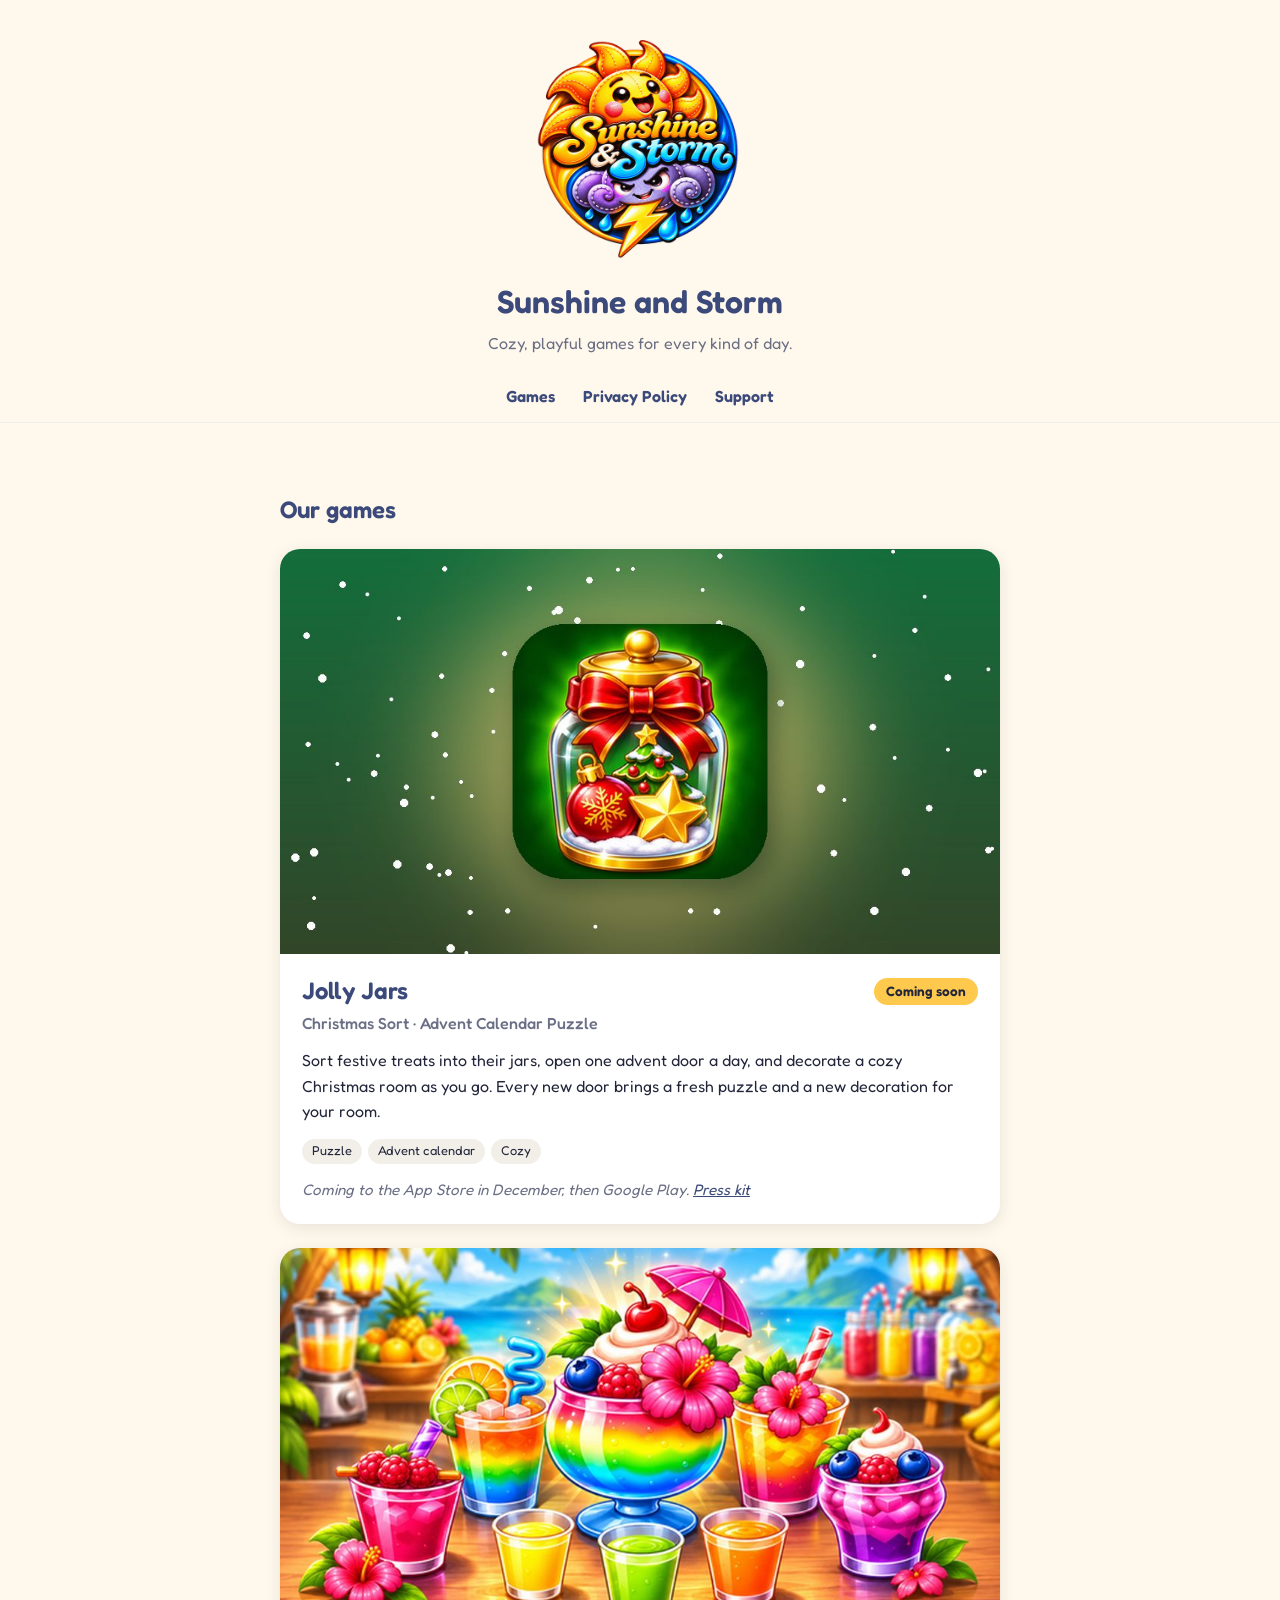
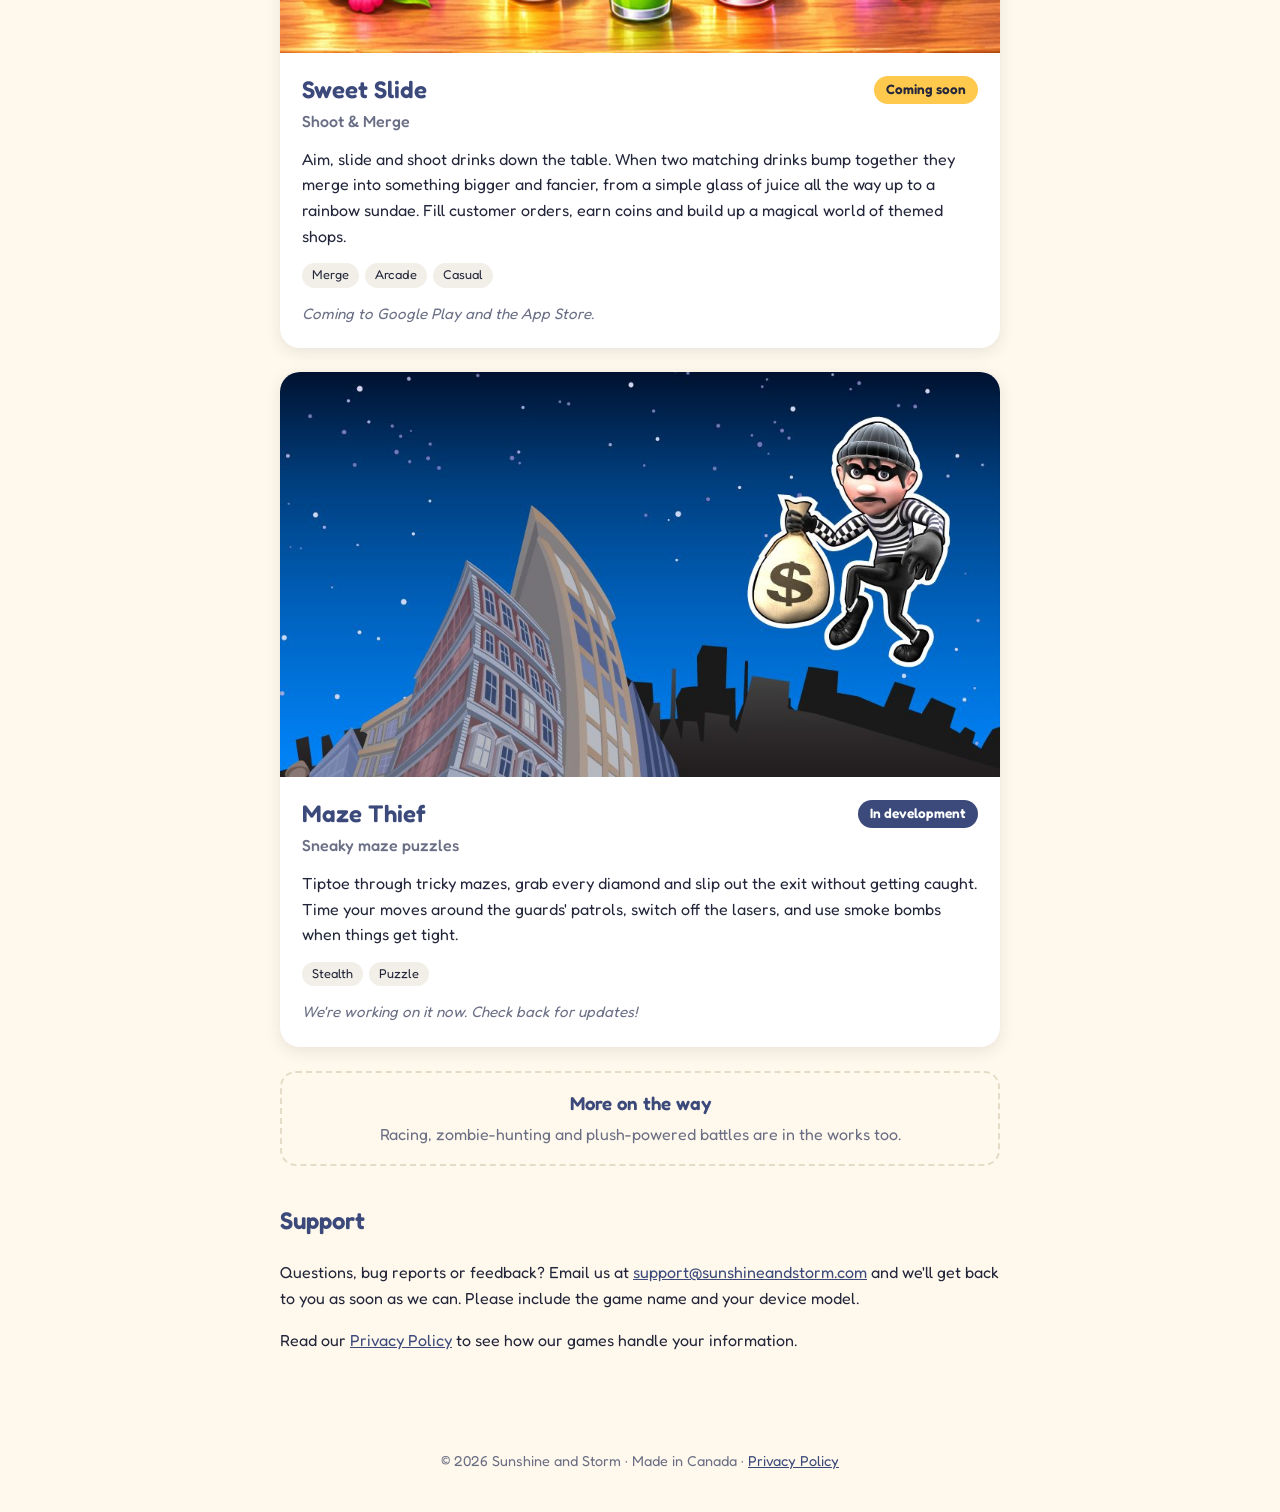
<file: index.html>
<!DOCTYPE html>
<html lang="en">
<head>
<meta charset="utf-8">
<meta name="viewport" content="width=device-width, initial-scale=1">
<title>Sunshine and Storm – Cozy, playful mobile games</title>
<meta name="description" content="Sunshine and Storm makes cozy, playful mobile games: Jolly Jars, a Christmas sort puzzle with an advent calendar, Sweet Slide, a shoot-and-merge drinks game, and Maze Thief, a sneaky maze puzzle.">
<link rel="icon" href="symbol.png">
<link rel="apple-touch-icon" href="apple-touch-icon.png">
<link rel="preload" href="fonts/Fredoka.ttf" as="font" type="font/ttf" crossorigin>
<link rel="stylesheet" href="style.css">
</head>
<body>
<header>
  <img class="logo" src="logo.png" alt="Sunshine and Storm logo">
  <h1>Sunshine and Storm</h1>
  <p>Cozy, playful games for every kind of day.</p>
</header>
<nav>
  <a href="#games">Games</a>
  <a href="privacy.html">Privacy Policy</a>
  <a href="#support">Support</a>
</nav>
<main>
  <h2 id="games">Our games</h2>
  <div class="games">

    <article class="game-card">
      <img class="banner" src="img/jolly-jars.jpg" alt="Jolly Jars app icon: a festive glass jar with a red bow, a Christmas tree, a bauble and a gold star" width="960" height="540">
      <div class="card-body">
        <div class="card-head">
          <h3>Jolly Jars</h3>
          <span class="status soon">Coming soon</span>
        </div>
        <p class="tagline">Christmas Sort &middot; Advent Calendar Puzzle</p>
        <p>Sort festive treats into their jars, open one advent door a day, and decorate a cozy Christmas room as you go. Every new door brings a fresh puzzle and a new decoration for your room.</p>
        <span class="tag">Puzzle</span><span class="tag">Advent calendar</span><span class="tag">Cozy</span>
        <p class="where">Coming to the App Store in December, then Google Play. <a href="press/jolly-jars/">Press kit</a></p>
      </div>
    </article>

    <article class="game-card">
      <img class="banner" src="img/sweet-slide.jpg" alt="Sweet Slide: colourful juices, smoothies and a rainbow sundae on a wooden table at a beach juice bar" width="960" height="540">
      <div class="card-body">
        <div class="card-head">
          <h3>Sweet Slide</h3>
          <span class="status soon">Coming soon</span>
        </div>
        <p class="tagline">Shoot &amp; Merge</p>
        <p>Aim, slide and shoot drinks down the table. When two matching drinks bump together they merge into something bigger and fancier, from a simple glass of juice all the way up to a rainbow sundae. Fill customer orders, earn coins and build up a magical world of themed shops.</p>
        <span class="tag">Merge</span><span class="tag">Arcade</span><span class="tag">Casual</span>
        <p class="where">Coming to Google Play and the App Store.</p>
      </div>
    </article>

    <article class="game-card">
      <img class="banner" src="img/maze-thief.jpg" alt="Maze Thief: a cartoon thief with a money bag sneaking across a city skyline at night" width="960" height="540">
      <div class="card-body">
        <div class="card-head">
          <h3>Maze Thief</h3>
          <span class="status dev">In development</span>
        </div>
        <p class="tagline">Sneaky maze puzzles</p>
        <p>Tiptoe through tricky mazes, grab every diamond and slip out the exit without getting caught. Time your moves around the guards' patrols, switch off the lasers, and use smoke bombs when things get tight.</p>
        <span class="tag">Stealth</span><span class="tag">Puzzle</span>
        <p class="where">We're working on it now. Check back for updates!</p>
      </div>
    </article>

  </div>

  <div class="more">
    <h3>More on the way</h3>
    <p>Racing, zombie-hunting and plush-powered battles are in the works too.</p>
  </div>

  <h2 id="support">Support</h2>
  <p>Questions, bug reports or feedback? Email us at
    <a href="mailto:support@sunshineandstorm.com">support@sunshineandstorm.com</a>
    and we'll get back to you as soon as we can. Please include the game name and your device model.</p>
  <p>Read our <a href="privacy.html">Privacy Policy</a> to see how our games handle your information.</p>
</main>
<footer>
  &copy; 2026 Sunshine and Storm &middot; Made in Canada &middot; <a href="privacy.html">Privacy Policy</a>
</footer>
</body>
</html>
</file>
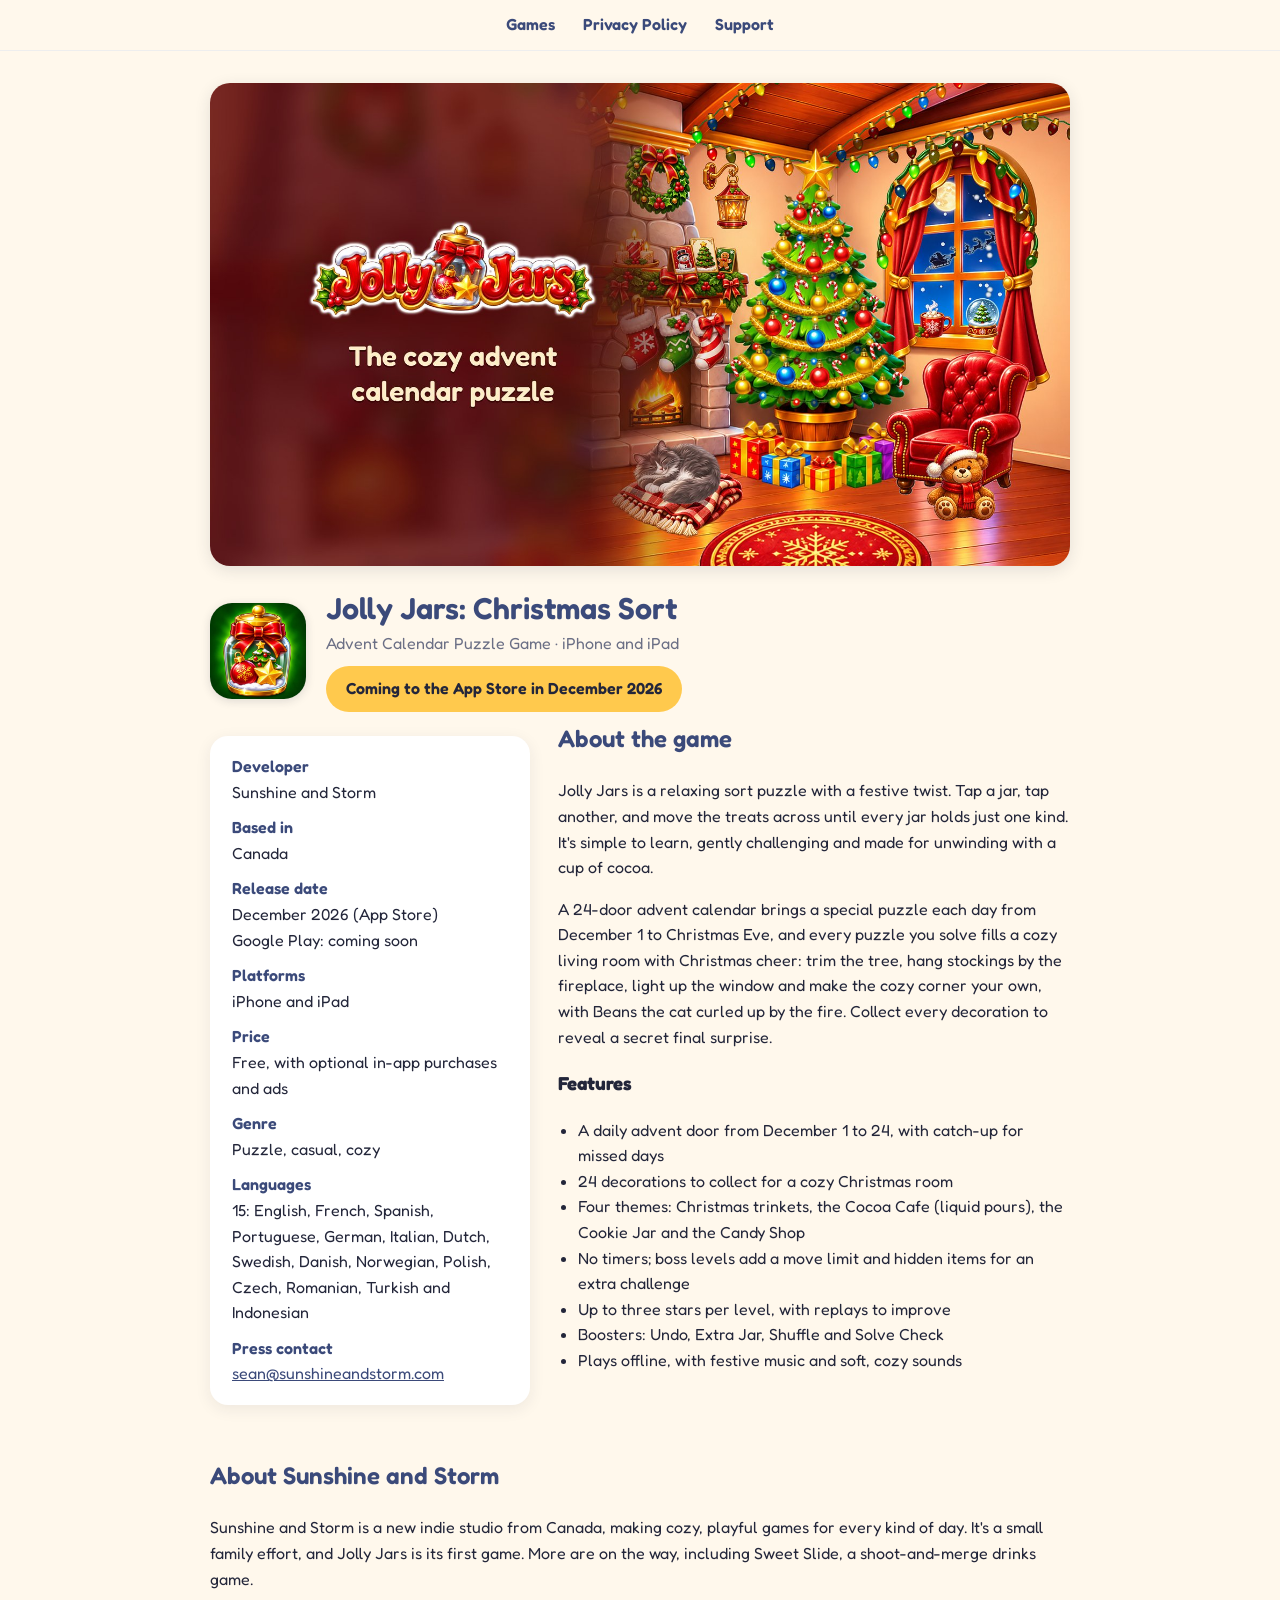
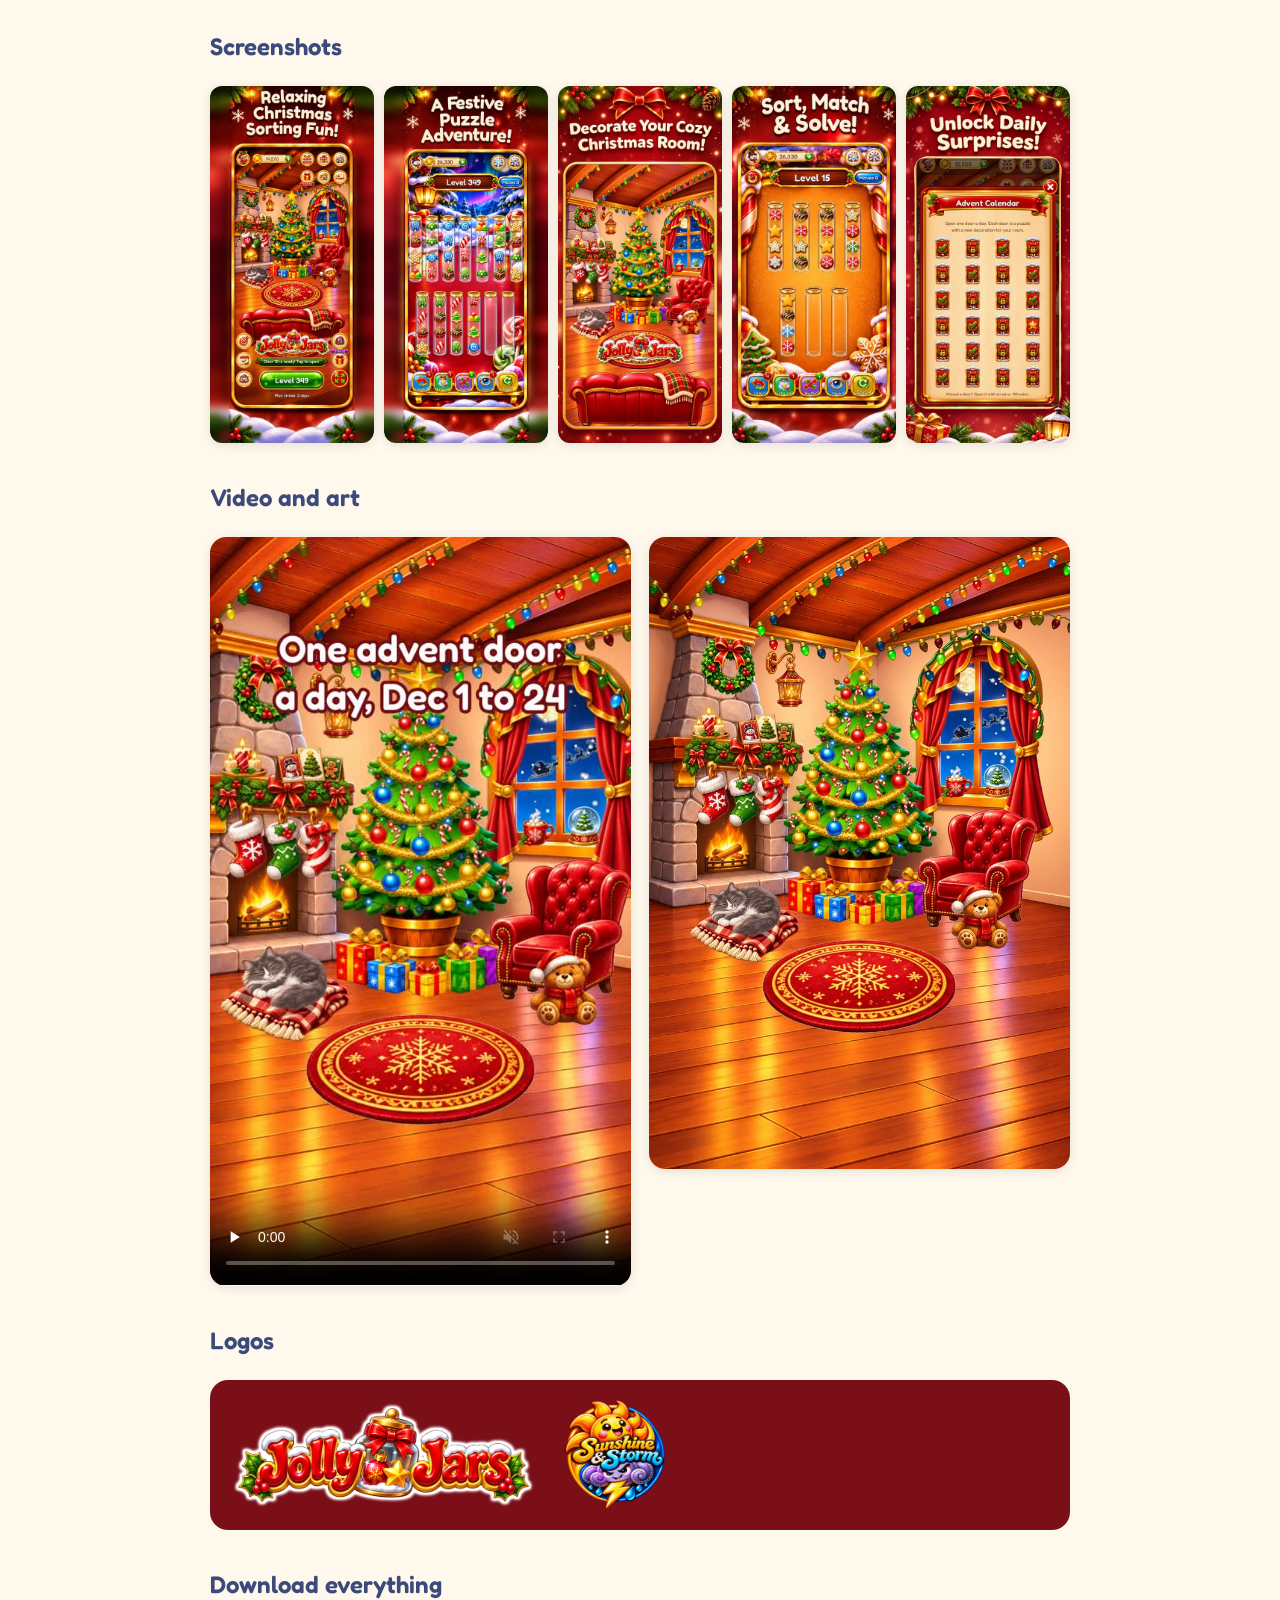
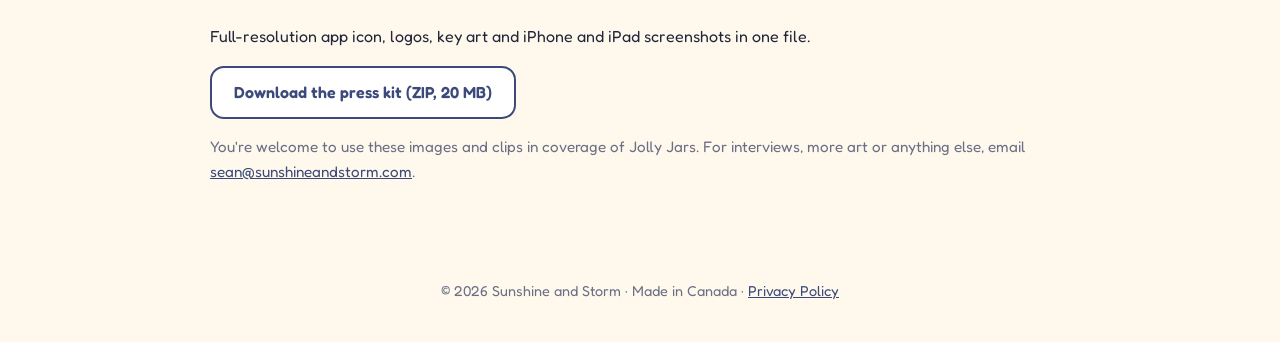
<file: press/jolly-jars/index.html>
<!DOCTYPE html>
<html lang="en">
<head>
<meta charset="utf-8">
<meta name="viewport" content="width=device-width, initial-scale=1">
<title>Jolly Jars press kit – Sunshine and Storm</title>
<meta name="description" content="Press kit for Jolly Jars: Christmas Sort, a cozy advent-calendar sort puzzle for iPhone and iPad from Sunshine and Storm. Fact sheet, description, screenshots, key art and logos.">
<meta property="og:title" content="Jolly Jars: Christmas Sort – press kit">
<meta property="og:description" content="A cozy advent-calendar sort puzzle for iPhone and iPad. Open one door a day from December 1 to 24 and decorate a Christmas room as you play.">
<meta property="og:image" content="https://sunshineandstorm.com/press/jolly-jars/img/key_art.jpg">
<link rel="icon" href="../../symbol.png">
<link rel="apple-touch-icon" href="../../apple-touch-icon.png">
<link rel="stylesheet" href="../../style.css">
<style>
  main { max-width: 900px; }
  .hero { display: block; width: 100%; height: auto; border-radius: 20px; box-shadow: 0 4px 16px rgba(35,38,58,.12); }
  .intro { display: flex; gap: 20px; align-items: center; margin: 24px 0 8px; }
  .intro img { width: 96px; height: 96px; border-radius: 22px; box-shadow: 0 2px 10px rgba(35,38,58,.15); }
  .intro h1 { margin: 0; color: var(--storm); font-size: 1.9rem; font-weight: 600; line-height: 1.2; }
  .intro p { margin: 4px 0 0; color: var(--soft); }
  .get { display: inline-block; margin-top: 10px; padding: 10px 20px; border-radius: 999px; background: var(--storm); color: #fff; font-weight: 600; text-decoration: none; }
  .get.soon { background: var(--sun); color: var(--ink); }
  .cols { display: grid; grid-template-columns: 1fr 1.6fr; gap: 28px; align-items: start; }
  .facts { background: #fff; border-radius: 18px; padding: 18px 22px; box-shadow: 0 4px 16px rgba(35,38,58,.08); }
  .facts dt { font-weight: 600; color: var(--storm); margin-top: 10px; }
  .facts dt:first-child { margin-top: 0; }
  .facts dd { margin: 0; }
  .shots { display: grid; grid-template-columns: repeat(5, 1fr); gap: 10px; }
  .shots img { width: 100%; height: auto; border-radius: 12px; box-shadow: 0 2px 10px rgba(35,38,58,.12); }
  .media { display: grid; grid-template-columns: 1fr 1fr; gap: 18px; align-items: start; }
  .media video, .media img { width: 100%; height: auto; border-radius: 16px; box-shadow: 0 2px 10px rgba(35,38,58,.12); }
  .download { display: inline-block; padding: 12px 22px; border-radius: 14px; background: #fff; border: 2px solid var(--storm); font-weight: 600; text-decoration: none; }
  .logo-row { display: flex; gap: 24px; align-items: center; flex-wrap: wrap; background: #7a0f18; border-radius: 18px; padding: 20px; }
  .logo-row img { height: 110px; width: auto; }
  ul.features { padding-left: 20px; }
  @media (max-width: 720px) {
    .cols, .media { grid-template-columns: 1fr; }
    .shots { grid-template-columns: repeat(3, 1fr); }
  }
</style>
</head>
<body>
<nav>
  <a href="../../index.html#games">Games</a>
  <a href="../../privacy.html">Privacy Policy</a>
  <a href="../../index.html#support">Support</a>
</nav>
<main>
  <img class="hero" src="img/key_art.jpg" alt="Jolly Jars key art: the Jolly Jars logo beside a fully decorated cozy Christmas living room with a tree, fireplace and a cat asleep on a blanket" width="1600" height="900">

  <div class="intro">
    <img src="img/icon.jpg" alt="Jolly Jars app icon" width="96" height="96">
    <div>
      <h1>Jolly Jars: Christmas Sort</h1>
      <p>Advent Calendar Puzzle Game &middot; iPhone and iPad</p>
      <!-- Swap for the App Store link when the game is live:
           <a class="get" id="store-link" href="https://apps.apple.com/app/idXXXXXXXXX">Download on the App Store</a> -->
      <span class="get soon" id="store-link">Coming to the App Store in December 2026</span>
    </div>
  </div>

  <div class="cols">
    <dl class="facts">
      <dt>Developer</dt><dd>Sunshine and Storm</dd>
      <dt>Based in</dt><dd>Canada</dd>
      <dt>Release date</dt><dd>December 2026 (App Store)<br>Google Play: coming soon</dd>
      <dt>Platforms</dt><dd>iPhone and iPad</dd>
      <dt>Price</dt><dd>Free, with optional in-app purchases and ads</dd>
      <dt>Genre</dt><dd>Puzzle, casual, cozy</dd>
      <dt>Languages</dt><dd>15: English, French, Spanish, Portuguese, German, Italian, Dutch, Swedish, Danish, Norwegian, Polish, Czech, Romanian, Turkish and Indonesian</dd>
      <dt>Press contact</dt><dd><a href="mailto:sean@sunshineandstorm.com">sean@sunshineandstorm.com</a></dd>
    </dl>

    <div>
      <h2 style="margin-top:0">About the game</h2>
      <p>Jolly Jars is a relaxing sort puzzle with a festive twist. Tap a jar, tap another, and move the treats across until every jar holds just one kind. It's simple to learn, gently challenging and made for unwinding with a cup of cocoa.</p>
      <p>A 24-door advent calendar brings a special puzzle each day from December 1 to Christmas Eve, and every puzzle you solve fills a cozy living room with Christmas cheer: trim the tree, hang stockings by the fireplace, light up the window and make the cozy corner your own, with Beans the cat curled up by the fire. Collect every decoration to reveal a secret final surprise.</p>
      <h3>Features</h3>
      <ul class="features">
        <li>A daily advent door from December 1 to 24, with catch-up for missed days</li>
        <li>24 decorations to collect for a cozy Christmas room</li>
        <li>Four themes: Christmas trinkets, the Cocoa Cafe (liquid pours), the Cookie Jar and the Candy Shop</li>
        <li>No timers; boss levels add a move limit and hidden items for an extra challenge</li>
        <li>Up to three stars per level, with replays to improve</li>
        <li>Boosters: Undo, Extra Jar, Shuffle and Solve Check</li>
        <li>Plays offline, with festive music and soft, cozy sounds</li>
      </ul>
    </div>
  </div>

  <h2>About Sunshine and Storm</h2>
  <p>Sunshine and Storm is a new indie studio from Canada, making cozy, playful games for every kind of day. It's a small family effort, and Jolly Jars is its first game. More are on the way, including Sweet Slide, a shoot-and-merge drinks game.</p>

  <h2>Screenshots</h2>
  <div class="shots">
    <img src="img/iphone_01_relaxing.jpg" alt="Relaxing Christmas sorting fun" loading="lazy">
    <img src="img/iphone_02_festive_puzzle.jpg" alt="A festive sort puzzle level" loading="lazy">
    <img src="img/iphone_03_decorate.jpg" alt="Decorate your cozy Christmas room" loading="lazy">
    <img src="img/iphone_04_sort_match.jpg" alt="Sort and match festive treats" loading="lazy">
    <img src="img/iphone_05_daily_surprises.jpg" alt="Daily advent calendar surprises" loading="lazy">
  </div>

  <h2>Video and art</h2>
  <div class="media">
    <video src="img/room_clip.mp4" poster="img/room_clip_poster.jpg" controls muted playsinline preload="none"></video>
    <img src="img/room.jpg" alt="The fully decorated Jolly Jars Christmas room" loading="lazy">
  </div>

  <h2>Logos</h2>
  <div class="logo-row">
    <img src="img/logo.png" alt="Jolly Jars logo">
    <img src="../../logo.png" alt="Sunshine and Storm logo">
  </div>

  <h2>Download everything</h2>
  <p>Full-resolution app icon, logos, key art and iPhone and iPad screenshots in one file.</p>
  <p><a class="download" href="jolly-jars-press-kit.zip" download>Download the press kit (ZIP, 20 MB)</a></p>
  <p class="updated">You're welcome to use these images and clips in coverage of Jolly Jars. For interviews, more art or anything else, email <a href="mailto:sean@sunshineandstorm.com">sean@sunshineandstorm.com</a>.</p>
</main>
<footer>
  &copy; 2026 Sunshine and Storm &middot; Made in Canada &middot; <a href="../../privacy.html">Privacy Policy</a>
</footer>
</body>
</html>
</file>
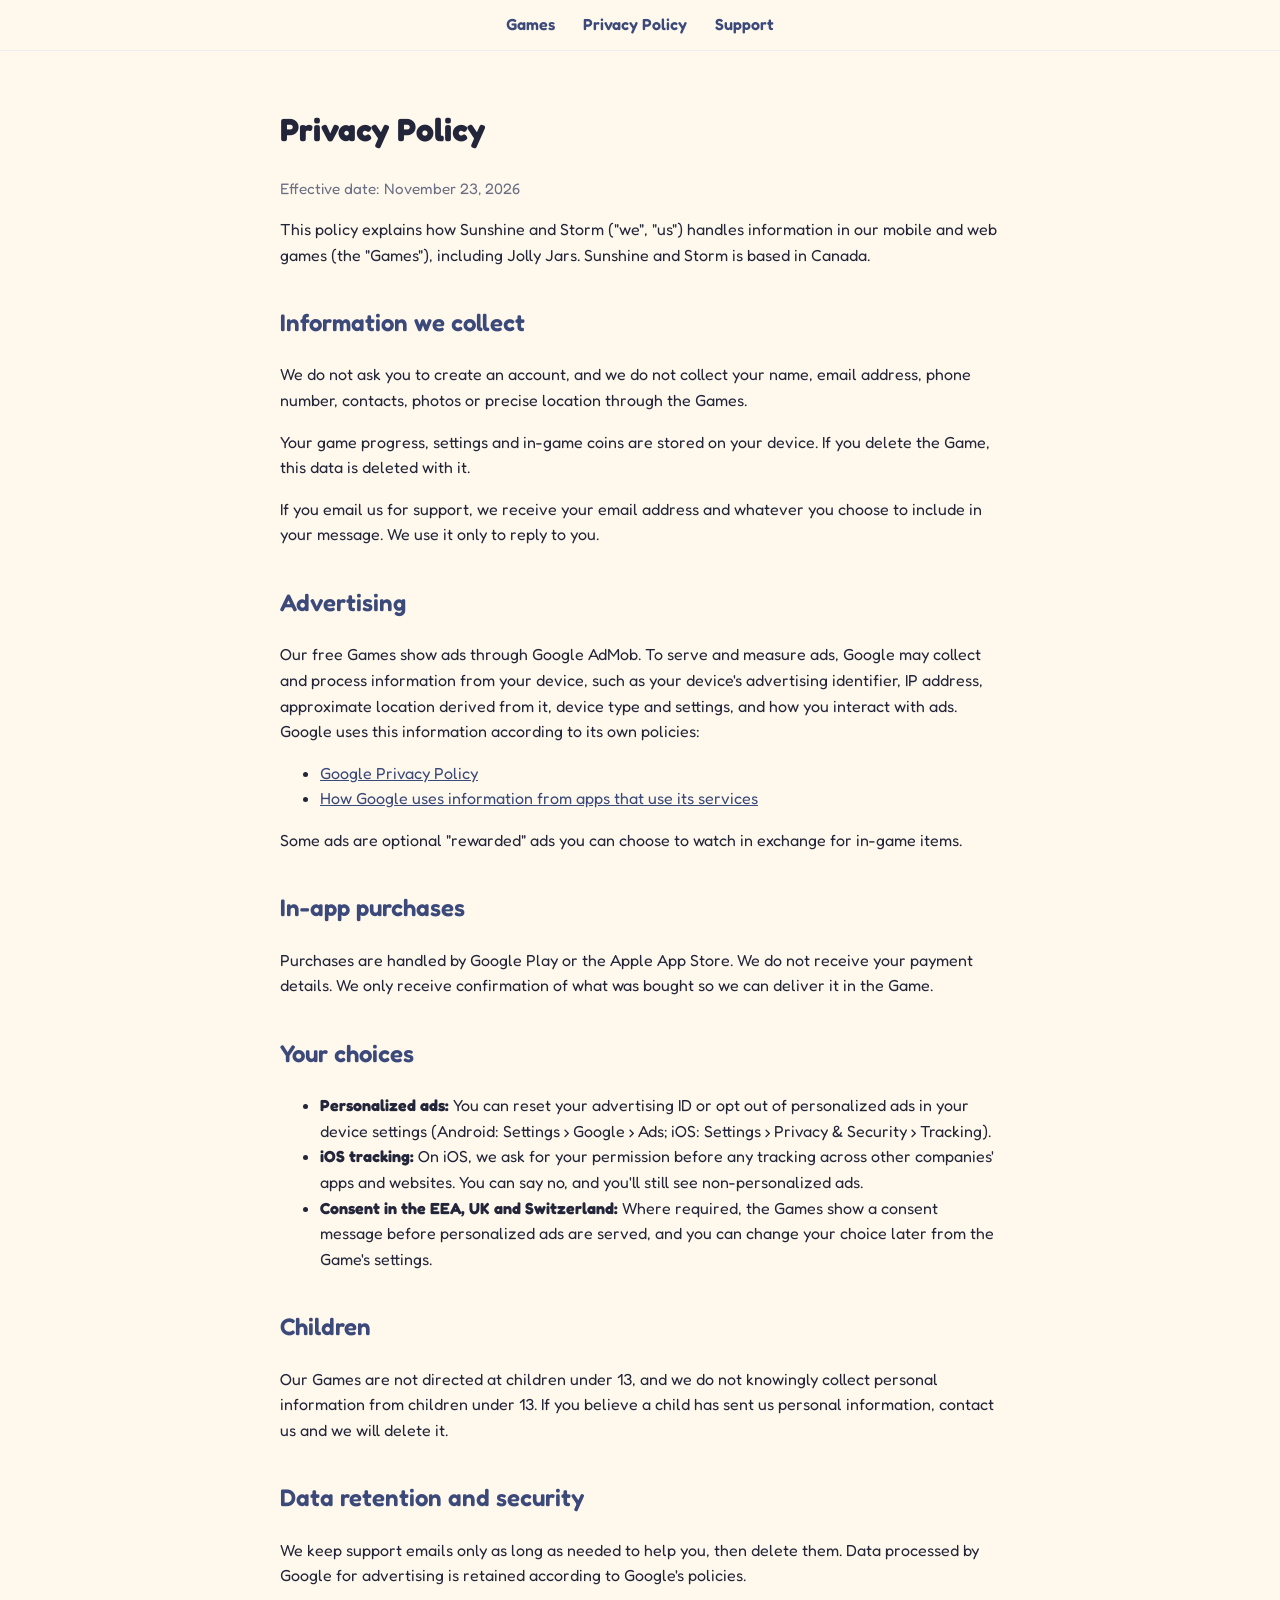
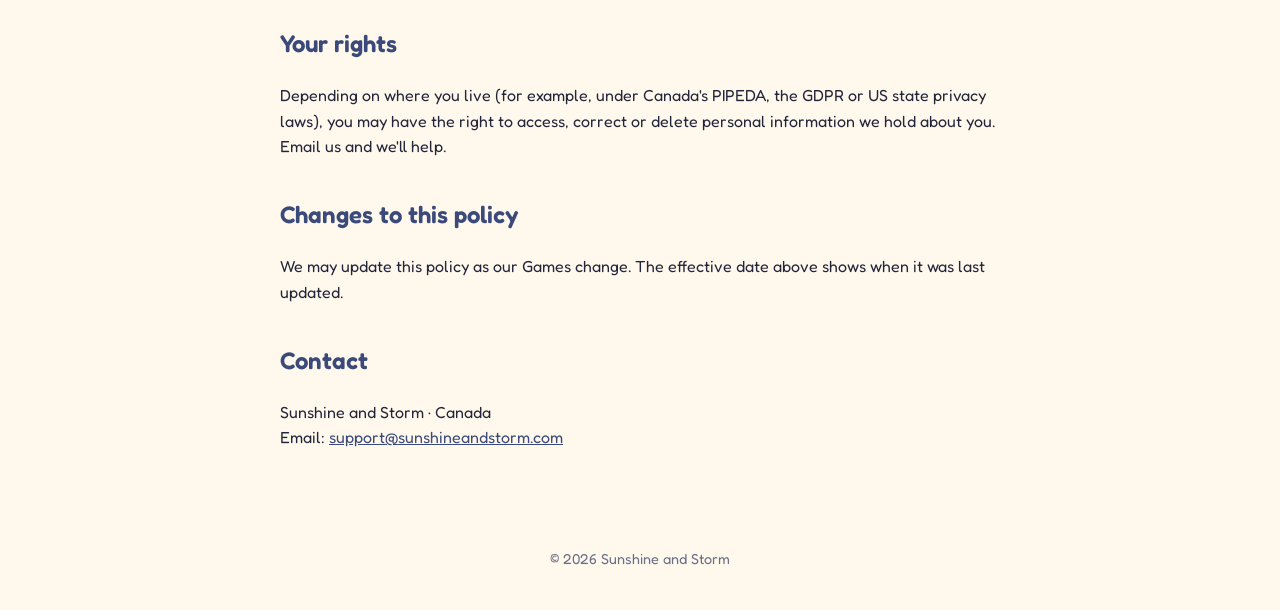
<file: privacy.html>
<!DOCTYPE html>
<html lang="en">
<head>
<meta charset="utf-8">
<meta name="viewport" content="width=device-width, initial-scale=1">
<title>Privacy Policy – Sunshine and Storm</title>
<link rel="icon" href="symbol.png">
<link rel="apple-touch-icon" href="apple-touch-icon.png">
<link rel="stylesheet" href="style.css">
</head>
<body>
<nav>
  <a href="index.html">Games</a>
  <a href="privacy.html">Privacy Policy</a>
  <a href="index.html#support">Support</a>
</nav>
<main>
  <h1>Privacy Policy</h1>
  <p class="updated">Effective date: November 23, 2026</p>

  <p>This policy explains how Sunshine and Storm ("we", "us") handles information in our mobile and web games (the "Games"), including Jolly Jars. Sunshine and Storm is based in Canada.</p>

  <h2>Information we collect</h2>
  <p>We do not ask you to create an account, and we do not collect your name, email address, phone number, contacts, photos or precise location through the Games.</p>
  <p>Your game progress, settings and in-game coins are stored on your device. If you delete the Game, this data is deleted with it.</p>
  <p>If you email us for support, we receive your email address and whatever you choose to include in your message. We use it only to reply to you.</p>

  <h2>Advertising</h2>
  <p>Our free Games show ads through Google AdMob. To serve and measure ads, Google may collect and process information from your device, such as your device's advertising identifier, IP address, approximate location derived from it, device type and settings, and how you interact with ads. Google uses this information according to its own policies:</p>
  <ul>
    <li><a href="https://policies.google.com/privacy">Google Privacy Policy</a></li>
    <li><a href="https://policies.google.com/technologies/partner-sites">How Google uses information from apps that use its services</a></li>
  </ul>
  <p>Some ads are optional "rewarded" ads you can choose to watch in exchange for in-game items.</p>

  <h2>In-app purchases</h2>
  <p>Purchases are handled by Google Play or the Apple App Store. We do not receive your payment details. We only receive confirmation of what was bought so we can deliver it in the Game.</p>

  <h2>Your choices</h2>
  <ul>
    <li><strong>Personalized ads:</strong> You can reset your advertising ID or opt out of personalized ads in your device settings (Android: Settings &rsaquo; Google &rsaquo; Ads; iOS: Settings &rsaquo; Privacy &amp; Security &rsaquo; Tracking).</li>
    <li><strong>iOS tracking:</strong> On iOS, we ask for your permission before any tracking across other companies' apps and websites. You can say no, and you'll still see non-personalized ads.</li>
    <li><strong>Consent in the EEA, UK and Switzerland:</strong> Where required, the Games show a consent message before personalized ads are served, and you can change your choice later from the Game's settings.</li>
  </ul>

  <h2>Children</h2>
  <p>Our Games are not directed at children under 13, and we do not knowingly collect personal information from children under 13. If you believe a child has sent us personal information, contact us and we will delete it.</p>

  <h2>Data retention and security</h2>
  <p>We keep support emails only as long as needed to help you, then delete them. Data processed by Google for advertising is retained according to Google's policies.</p>

  <h2>Your rights</h2>
  <p>Depending on where you live (for example, under Canada's PIPEDA, the GDPR or US state privacy laws), you may have the right to access, correct or delete personal information we hold about you. Email us and we'll help.</p>

  <h2>Changes to this policy</h2>
  <p>We may update this policy as our Games change. The effective date above shows when it was last updated.</p>

  <h2>Contact</h2>
  <p>Sunshine and Storm &middot; Canada<br>
  Email: <a href="mailto:support@sunshineandstorm.com">support@sunshineandstorm.com</a></p>
</main>
<footer>&copy; 2026 Sunshine and Storm</footer>
</body>
</html>
</file>
<file: style.css>
@font-face {
  font-family: "Fredoka";
  src: url("fonts/Fredoka.ttf") format("truetype");
  font-weight: 300 700;
  font-display: swap;
}
:root {
  --cream: #fff8ec;
  --sun: #ffc94d;
  --storm: #3b4a7a;
  --ink: #23263a;
  --soft: #6b6f85;
}
* { box-sizing: border-box; }
html { scroll-behavior: smooth; }
body {
  margin: 0;
  font-family: "Fredoka", system-ui, -apple-system, "Segoe UI", Roboto, sans-serif;
  background: var(--cream);
  color: var(--ink);
  line-height: 1.6;
}
header { text-align: center; padding: 40px 20px 16px; }
header .logo { width: 220px; max-width: 60vw; height: auto; }
header h1 { margin: 8px 0 4px; color: var(--storm); font-size: 2rem; font-weight: 600; }
header p { margin: 0; color: var(--soft); }
nav { text-align: center; padding: 12px; border-bottom: 1px solid #eee; }
nav a { margin: 0 12px; color: var(--storm); font-weight: 600; text-decoration: none; }
nav a:hover { text-decoration: underline; }
main { max-width: 760px; margin: 0 auto; padding: 32px 20px 56px; }
h2 { color: var(--storm); margin-top: 36px; font-weight: 600; }
a { color: var(--storm); }

/* Game cards */
.games { display: grid; gap: 24px; }
.game-card {
  background: #fff; border-radius: 20px; overflow: hidden;
  box-shadow: 0 4px 16px rgba(35, 38, 58, .10);
}
.game-card .banner { display: block; width: 100%; height: auto; aspect-ratio: 16 / 9; object-fit: cover; }
.card-body { padding: 18px 22px 22px; }
.card-head { display: flex; align-items: center; justify-content: space-between; gap: 12px; flex-wrap: wrap; }
.card-head h3 { margin: 0; font-size: 1.5rem; font-weight: 600; color: var(--storm); }
.tagline { margin: 2px 0 10px; color: var(--soft); font-weight: 500; }
.card-body p { margin: 0 0 12px; }
.status {
  font-size: .85rem; font-weight: 600; border-radius: 999px; padding: 3px 12px; white-space: nowrap;
}
.status.soon { background: var(--sun); color: var(--ink); }
.status.dev { background: var(--storm); color: #fff; }
.tag {
  display: inline-block; font-size: .8rem; background: #f1efe8; color: var(--ink);
  border-radius: 999px; padding: 2px 10px; margin: 0 6px 6px 0;
}
.where { margin: 8px 0 0 !important; font-size: .95rem; color: var(--soft); font-style: italic; }

.more {
  margin-top: 24px; padding: 16px 22px; border-radius: 16px;
  border: 2px dashed #e5dcc8; text-align: center;
}
.more h3 { margin: 0 0 4px; color: var(--storm); font-weight: 600; }
.more p { margin: 0; color: var(--soft); }

.updated { color: var(--soft); font-size: .95rem; }
footer { text-align: center; color: var(--soft); font-size: .9rem; padding: 24px 20px 40px; }
</file>
